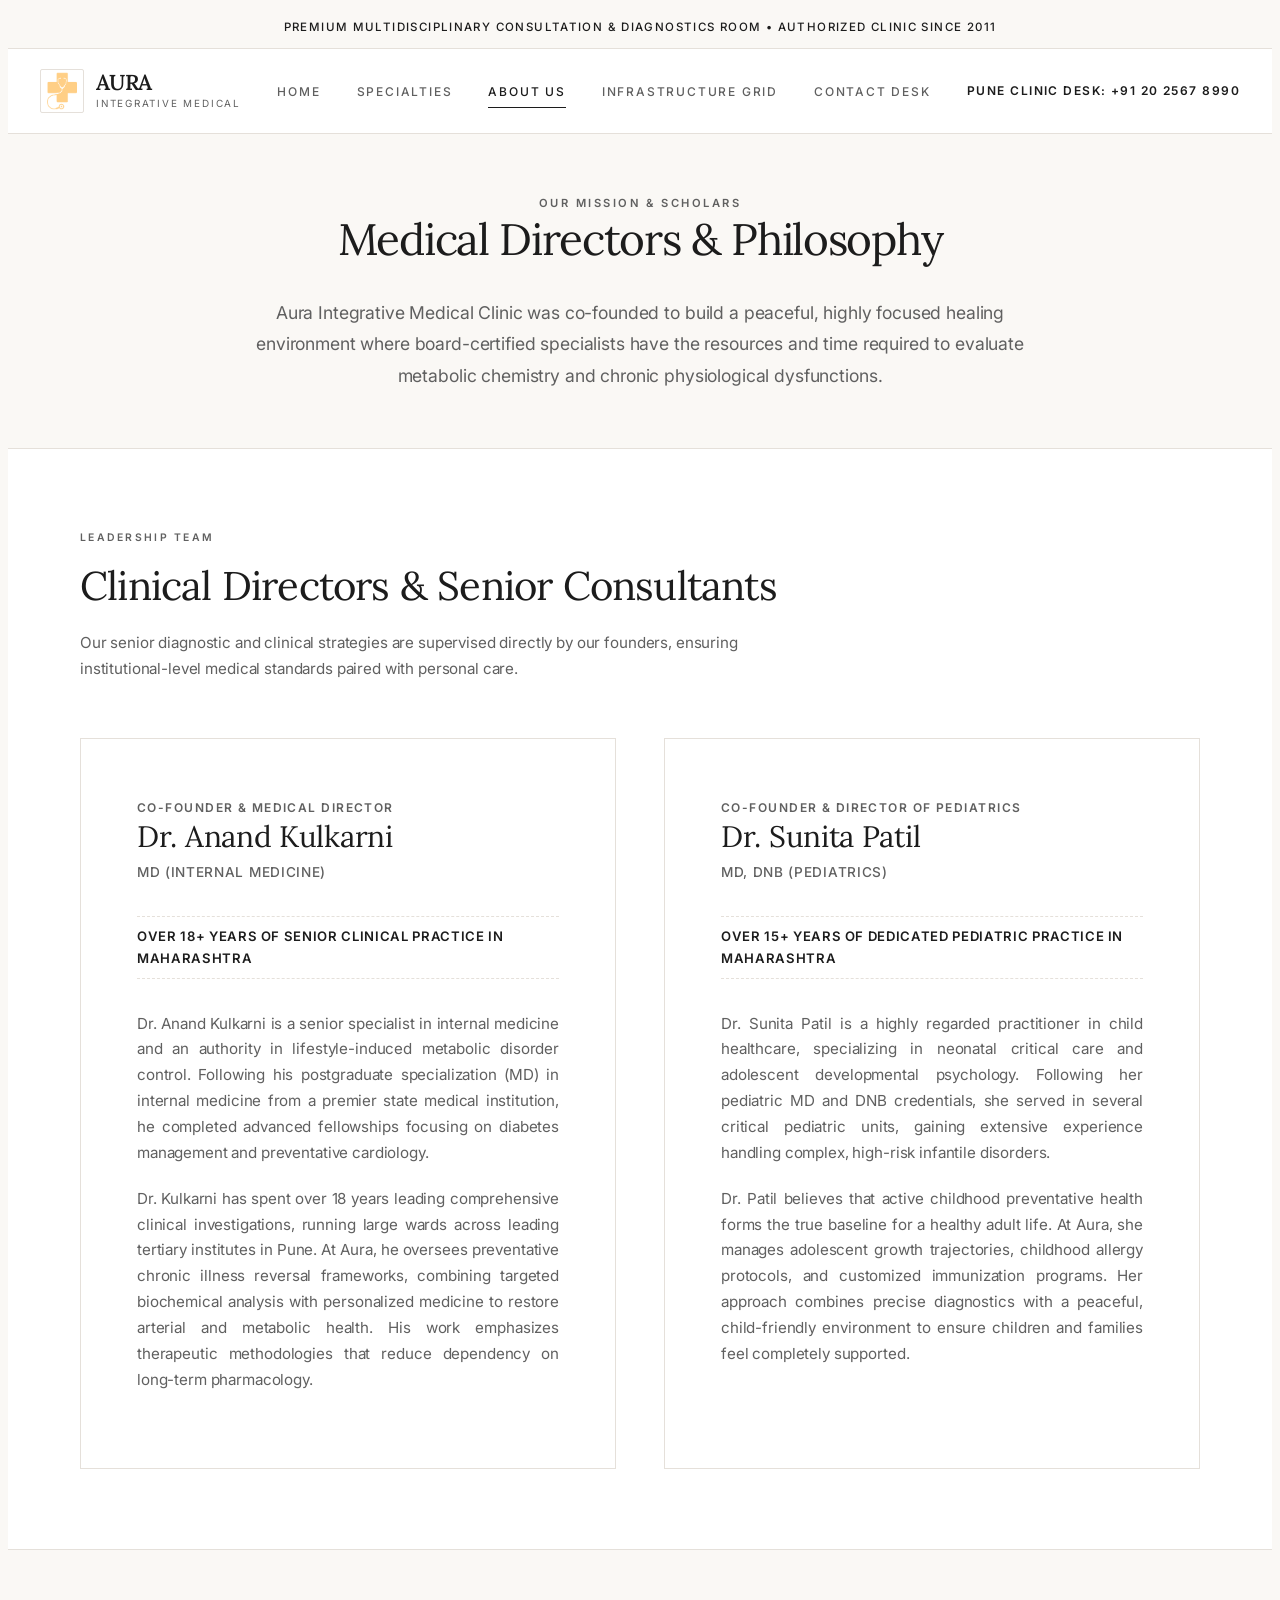
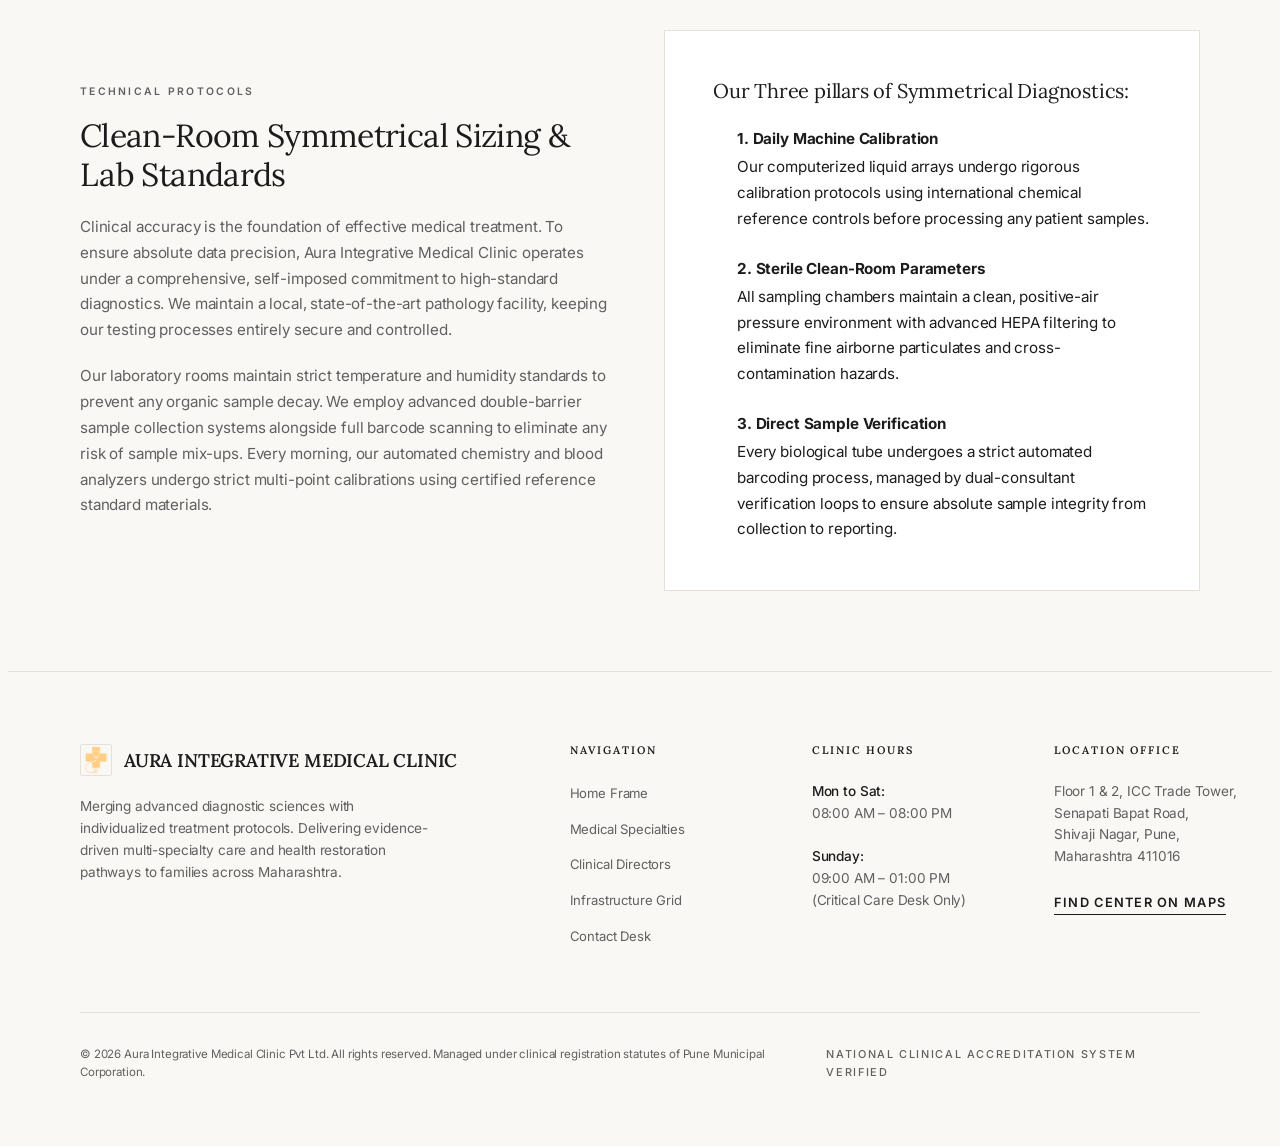
<file: about.html>
<!doctype html>
<html lang="en">
  <head>
    <meta charset="UTF-8" />
    <meta name="viewport" content="width=device-width, initial-scale=1.0" />
    <title>About Us | Aura Integrative Medical Clinic Pune</title>
    <link rel="icon" type="image/png" href="logo.png" />
    <link rel="stylesheet" href="style.css" />
  </head>
  <body>
    <!-- Top Bar Notice -->
    <div class="nav-top-banner">
      Premium Multidisciplinary Consultation & Diagnostics Room • Authorized Clinic Since 2011
    </div>

    <!-- Header & Navigation -->
    <header class="border-bottom">
      <div class="container navbar">
        <a href="index.html" class="navbar-brand">
          <img src="logo.png" class="brand-logo" alt="Aura Logo" />
          <div class="brand-text-wrapper">
            <span class="brand-title">AURA</span>
            <span class="brand-subtitle">INTEGRATIVE MEDICAL</span>
          </div>
        </a>

        <nav>
          <ul class="nav-menu">
            <li><a href="index.html" class="nav-link">Home</a></li>
            <li><a href="specialties.html" class="nav-link">Specialties</a></li>
            <li><a href="about.html" class="nav-link active">About Us</a></li>
            <li><a href="gallery.html" class="nav-link">Infrastructure Grid</a></li>
            <li><a href="contact.html" class="nav-link">Contact Desk</a></li>
          </ul>
        </nav>

        <div class="nav-contact-desk">
          Pune Clinic Desk: <span style="font-weight: 600;">+91 20 2567 8990</span>
        </div>

        <button class="mobile-nav-toggle" id="mobileNavToggle" aria-expanded="false" aria-label="Toggle navigation">
          <svg style="width: 24px; height: 24px;" fill="none" stroke="currentColor" viewBox="0 0 24 24" xmlns="http://www.w3.org/2000/svg">
            <path stroke-linecap="round" stroke-linejoin="round" stroke-width="1.5" d="M4 6h16M4 12h16M4 18h16"></path>
          </svg>
        </button>
      </div>

      <!-- Mobile Menu Drawer -->
      <div class="mobile-menu-drawer" id="mobileDrawer">
        <ul class="mobile-nav-menu">
          <li><a href="index.html" class="mobile-nav-link">Home</a></li>
          <li><a href="specialties.html" class="mobile-nav-link">Specialties</a></li>
          <li><a href="about.html" class="mobile-nav-link active">About Us</a></li>
          <li><a href="gallery.html" class="mobile-nav-link">Infrastructure Grid</a></li>
          <li><a href="contact.html" class="mobile-nav-link">Contact Desk</a></li>
        </ul>
        <div style="margin-top: 2rem; padding-top: 1.5rem; border-top: 1px solid var(--color-line); font-size: 0.85rem;">
          Pune Desk: +91 20 2567 8990
        </div>
      </div>
    </header>

    <main>
      <!-- Page Header Banner -->
      <section class="bg-sand border-bottom half-pad-section">
        <div class="container hero-wrapper">
          <span class="hero-overhead">Our Mission &amp; Scholars</span>
          <h1 class="hero-title" style="font-size: 2.75rem;">Medical Directors &amp; Philosophy</h1>
          <p class="lead" style="margin-bottom: 0;">
            Aura Integrative Medical Clinic was co-founded to build a peaceful, highly focused healing environment where board-certified specialists have the resources and time required to evaluate metabolic chemistry and chronic physiological dysfunctions.
          </p>
        </div>
      </section>

      <!-- Directors Profile Column Grid -->
      <section class="border-bottom">
        <div class="container">
          <div class="section-header">
            <span class="section-overhead">Leadership Team</span>
            <h2 class="section-title">Clinical Directors &amp; Senior Consultants</h2>
            <p>Our senior diagnostic and clinical strategies are supervised directly by our founders, ensuring institutional-level medical standards paired with personal care.</p>
          </div>

          <div class="grid-2">
            <!-- Profile 1 -->
            <div class="profile-card">
              <span class="profile-role">CO-FOUNDER &amp; MEDICAL DIRECTOR</span>
              <h3 class="profile-name">Dr. Anand Kulkarni</h3>
              <div class="profile-credentials">MD (Internal Medicine)</div>
              
              <div class="profile-experience">
                Over 18+ Years of Senior Clinical Practice in Maharashtra
              </div>

              <div class="profile-bio">
                <p>
                  Dr. Anand Kulkarni is a senior specialist in internal medicine and an authority in lifestyle-induced metabolic disorder control. Following his postgraduate specialization (MD) in internal medicine from a premier state medical institution, he completed advanced fellowships focusing on diabetes management and preventative cardiology.
                </p>
                <p>
                  Dr. Kulkarni has spent over 18 years leading comprehensive clinical investigations, running large wards across leading tertiary institutes in Pune. At Aura, he oversees preventative chronic illness reversal frameworks, combining targeted biochemical analysis with personalized medicine to restore arterial and metabolic health. His work emphasizes therapeutic methodologies that reduce dependency on long-term pharmacology.
                </p>
              </div>
            </div>

            <!-- Profile 2 -->
            <div class="profile-card">
              <span class="profile-role">CO-FOUNDER &amp; DIRECTOR OF PEDIATRICS</span>
              <h3 class="profile-name">Dr. Sunita Patil</h3>
              <div class="profile-credentials">MD, DNB (Pediatrics)</div>
              
              <div class="profile-experience">
                Over 15+ Years of Dedicated Pediatric Practice in Maharashtra
              </div>

              <div class="profile-bio">
                <p>
                  Dr. Sunita Patil is a highly regarded practitioner in child healthcare, specializing in neonatal critical care and adolescent developmental psychology. Following her pediatric MD and DNB credentials, she served in several critical pediatric units, gaining extensive experience handling complex, high-risk infantile disorders.
                </p>
                <p>
                  Dr. Patil believes that active childhood preventative health forms the true baseline for a healthy adult life. At Aura, she manages adolescent growth trajectories, childhood allergy protocols, and customized immunization programs. Her approach combines precise diagnostics with a peaceful, child-friendly environment to ensure children and families feel completely supported.
                </p>
              </div>
            </div>
          </div>
        </div>
      </section>

      <!-- Laboratory Standards Statement -->
      <section class="bg-sand">
        <div class="container">
          <div class="grid-2" style="align-items: center;">
            <div>
              <span class="section-overhead">Technical Protocols</span>
              <h2 class="section-title" style="font-size: 2rem;">Clean-Room Symmetrical Sizing &amp; Lab Standards</h2>
              <p>
                Clinical accuracy is the foundation of effective medical treatment. To ensure absolute data precision, Aura Integrative Medical Clinic operates under a comprehensive, self-imposed commitment to high-standard diagnostics. We maintain a local, state-of-the-art pathology facility, keeping our testing processes entirely secure and controlled.
              </p>
              <p>
                Our laboratory rooms maintain strict temperature and humidity standards to prevent any organic sample decay. We employ advanced double-barrier sample collection systems alongside full barcode scanning to eliminate any risk of sample mix-ups. Every morning, our automated chemistry and blood analyzers undergo strict multi-point calibrations using certified reference standard materials.
              </p>
            </div>

            <div class="border-all" style="padding: 3rem; background-color: var(--bg-white);">
              <h3 style="margin-bottom: 1.5rem; font-size: 1.25rem;">Our Three pillars of Symmetrical Diagnostics:</h3>
              <ul style="list-style: none; display: flex; flex-direction: column; gap: 1.5rem;">
                <li style="padding-left: 1.5rem; position: relative; font-size: 0.95rem;">
                  <strong style="display: block; color: var(--color-charcoal); margin-bottom: 2px;">1. Daily Machine Calibration</strong>
                  Our computerized liquid arrays undergo rigorous calibration protocols using international chemical reference controls before processing any patient samples.
                </li>
                <li style="padding-left: 1.5rem; position: relative; font-size: 0.95rem;">
                  <strong style="display: block; color: var(--color-charcoal); margin-bottom: 2px;">2. Sterile Clean-Room Parameters</strong>
                  All sampling chambers maintain a clean, positive-air pressure environment with advanced HEPA filtering to eliminate fine airborne particulates and cross-contamination hazards.
                </li>
                <li style="padding-left: 1.5rem; position: relative; font-size: 0.95rem;">
                  <strong style="display: block; color: var(--color-charcoal); margin-bottom: 2px;">3. Direct Sample Verification</strong>
                  Every biological tube undergoes a strict automated barcoding process, managed by dual-consultant verification loops to ensure absolute sample integrity from collection to reporting.
                </li>
              </ul>
            </div>
          </div>
        </div>
      </section>
    </main>

    <!-- Universal Page Footer -->
    <footer>
      <div class="container">
        <div class="footer-main-grid">
          <div class="footer-brand">
            <div class="footer-logo-title">
              <img src="logo.png" alt="Aura Logo Footer" />
              <h3>AURA INTEGRATIVE MEDICAL CLINIC</h3>
            </div>
            <p class="footer-brand-desc">
              Merging advanced diagnostic sciences with individualized treatment protocols. Delivering evidence-driven multi-specialty care and health restoration pathways to families across Maharashtra.
            </p>
          </div>

          <div class="footer-details-grid">
            <div>
              <h4 class="footer-col-title">Navigation</h4>
              <ul class="footer-links">
                <li><a href="index.html" class="footer-link">Home Frame</a></li>
                <li><a href="specialties.html" class="footer-link">Medical Specialties</a></li>
                <li><a href="about.html" class="footer-link">Clinical Directors</a></li>
                <li><a href="gallery.html" class="footer-link">Infrastructure Grid</a></li>
                <li><a href="contact.html" class="footer-link">Contact Desk</a></li>
              </ul>
            </div>

            <div>
              <h4 class="footer-col-title">Clinic Hours</h4>
              <p class="footer-text" style="font-size: 0.85rem; margin-bottom: 0;">
                <span style="font-weight: 500; color: var(--color-charcoal);">Mon to Sat:</span><br>
                08:00 AM – 08:00 PM<br><br>
                <span style="font-weight: 500; color: var(--color-charcoal);">Sunday:</span><br>
                09:00 AM – 01:00 PM<br>
                (Critical Care Desk Only)
              </p>
            </div>

            <div>
              <h4 class="footer-col-title">Location Office</h4>
              <p class="footer-text" style="font-size: 0.85rem; margin-bottom: 0.5rem;">
                Floor 1 &amp; 2, ICC Trade Tower,<br>
                Senapati Bapat Road,<br>
                Shivaji Nagar, Pune,<br>
                Maharashtra 411016
              </p>
              <a href="contact.html" class="maps-link">Find Center On Maps</a>
            </div>
          </div>
        </div>

        <div class="footer-copyright-row">
          <div class="footer-copyright-text">
            © 2026 Aura Integrative Medical Clinic Pvt Ltd. All rights reserved. Managed under clinical registration statutes of Pune Municipal Corporation.
          </div>
          <div class="footer-national-tag">
            National Clinical Accreditation System Verified
          </div>
        </div>
      </div>
    </footer>

    <!-- Scripts -->
    <script type="module" src="main.js"></script>
  </body>
</html>
</file>
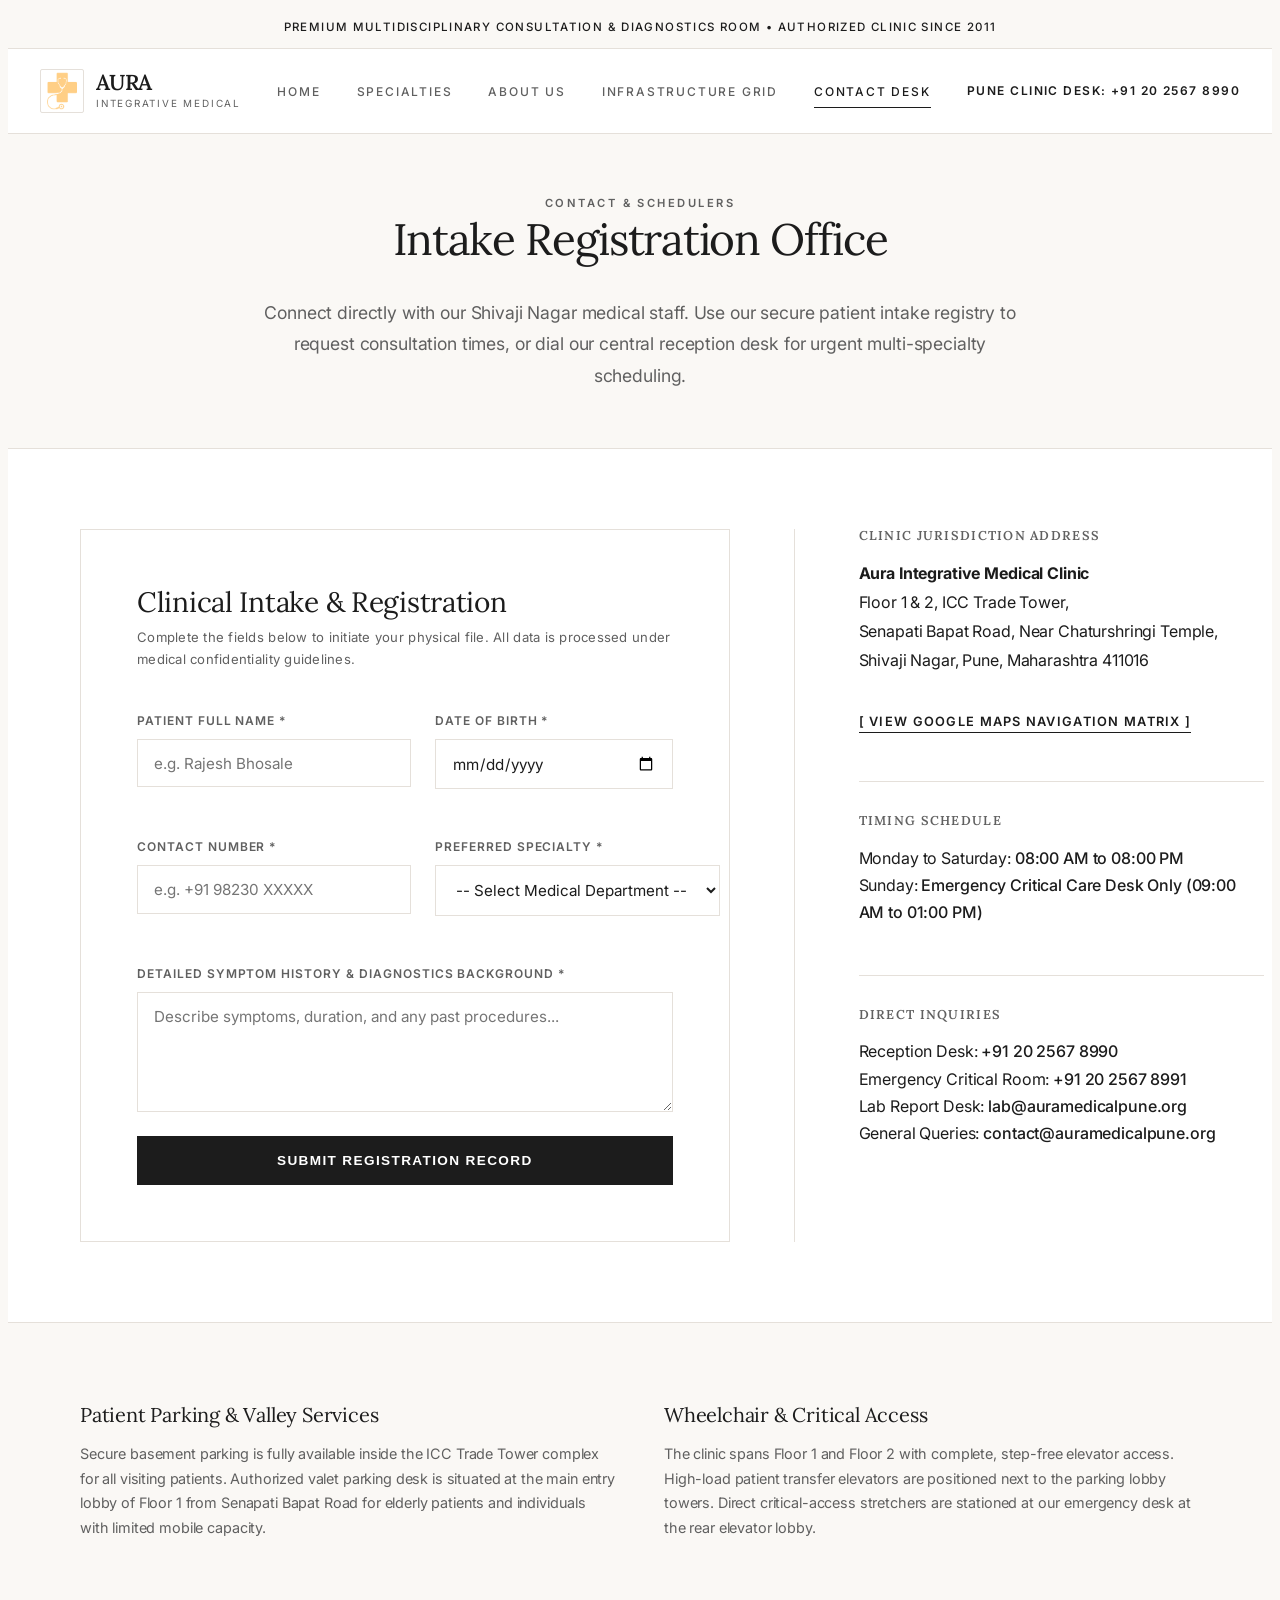
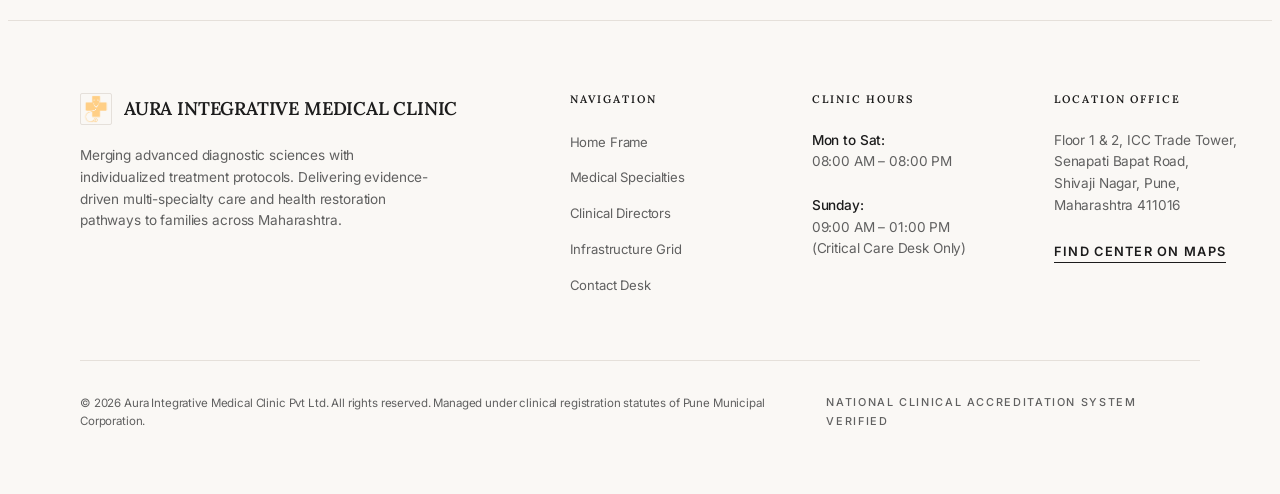
<file: contact.html>
<!doctype html>
<html lang="en">
  <head>
    <meta charset="UTF-8" />
    <meta name="viewport" content="width=device-width, initial-scale=1.0" />
    <title>Contact Desk &amp; Intake | Aura Integrative Medical Clinic Pune</title>
    <link rel="icon" type="image/png" href="logo.png" />
    <link rel="stylesheet" href="style.css" />
  </head>
  <body>
    <!-- Top Bar Notice -->
    <div class="nav-top-banner">
      Premium Multidisciplinary Consultation & Diagnostics Room • Authorized Clinic Since 2011
    </div>

    <!-- Header & Navigation -->
    <header class="border-bottom">
      <div class="container navbar">
        <a href="index.html" class="navbar-brand">
          <img src="logo.png" class="brand-logo" alt="Aura Logo" />
          <div class="brand-text-wrapper">
            <span class="brand-title">AURA</span>
            <span class="brand-subtitle">INTEGRATIVE MEDICAL</span>
          </div>
        </a>

        <nav>
          <ul class="nav-menu">
            <li><a href="index" class="nav-link">Home</a></li>
            <li><a href="specialties" class="nav-link">Specialties</a></li>
            <li><a href="about" class="nav-link">About Us</a></li>
            <li><a href="gallery" class="nav-link">Infrastructure Grid</a></li>
            <li><a href="contact" class="nav-link active">Contact Desk</a></li>
          </ul>
        </nav>

        <div class="nav-contact-desk">
          Pune Clinic Desk: <span style="font-weight: 600;">+91 20 2567 8990</span>
        </div>

        <button class="mobile-nav-toggle" id="mobileNavToggle" aria-expanded="false" aria-label="Toggle navigation">
          <svg style="width: 24px; height: 24px;" fill="none" stroke="currentColor" viewBox="0 0 24 24" xmlns="http://www.w3.org/2000/svg">
            <path stroke-linecap="round" stroke-linejoin="round" stroke-width="1.5" d="M4 6h16M4 12h16M4 18h16"></path>
          </svg>
        </button>
      </div>

      <!-- Mobile Menu Drawer -->
      <div class="mobile-menu-drawer" id="mobileDrawer">
        <ul class="mobile-nav-menu">
          <li><a href="index.html" class="mobile-nav-link">Home</a></li>
          <li><a href="specialties.html" class="mobile-nav-link">Specialties</a></li>
          <li><a href="about.html" class="mobile-nav-link">About Us</a></li>
          <li><a href="gallery.html" class="mobile-nav-link">Infrastructure Grid</a></li>
          <li><a href="contact.html" class="mobile-nav-link active">Contact Desk</a></li>
        </ul>
        <div style="margin-top: 2rem; padding-top: 1.5rem; border-top: 1px solid var(--color-line); font-size: 0.85rem;">
          Pune Desk: +91 20 2567 8990
        </div>
      </div>
    </header>

    <main>
      <!-- Page Header Banner -->
      <section class="bg-sand border-bottom half-pad-section">
        <div class="container hero-wrapper">
          <span class="hero-overhead">Contact &amp; Schedulers</span>
          <h1 class="hero-title" style="font-size: 2.75rem;">Intake Registration Office</h1>
          <p class="lead" style="margin-bottom: 0;">
            Connect directly with our Shivaji Nagar medical staff. Use our secure patient intake registry to request consultation times, or dial our central reception desk for urgent multi-specialty scheduling.
          </p>
        </div>
      </section>

      <!-- Contact Main Split Section -->
      <section>
        <div class="container">
          <div class="grid-2" style="grid-template-columns: 58% 42%; gap: 4rem;">
            <!-- Intake Form Block -->
            <div>
              <form id="clinicalIntakeForm" class="form-fieldset" novalidate>
                <h2 class="form-title">Clinical Intake &amp; Registration</h2>
                <p class="form-subtitle">Complete the fields below to initiate your physical file. All data is processed under medical confidentiality guidelines.</p>

                <div class="form-group-grid">
                  <div class="form-group">
                    <label class="form-label" for="patientName">Patient Full Name *</label>
                    <input type="text" id="patientName" class="form-control" placeholder="e.g. Rajesh Bhosale" required />
                  </div>
                  <div class="form-group">
                    <label class="form-label" for="patientDob">Date of Birth *</label>
                    <input type="date" id="patientDob" class="form-control" required />
                  </div>
                </div>

                <div class="form-group-grid">
                  <div class="form-group">
                    <label class="form-label" for="patientPhone">Contact Number *</label>
                    <input type="tel" id="patientPhone" class="form-control" placeholder="e.g. +91 98230 XXXXX" required />
                  </div>
                  <div class="form-group">
                    <label class="form-label" for="patientSpecialty">Preferred Specialty *</label>
                    <select id="patientSpecialty" class="form-control" required>
                      <option value="">-- Select Medical Department --</option>
                      <option value="Internal Medicine">Internal Medicine &amp; Metabolics</option>
                      <option value="Preventative Cardiology">Preventative Cardiology</option>
                      <option value="Advanced Pediatrics">Advanced Pediatrics</option>
                      <option value="Diagnostic Pathology">Diagnostic Pathology &amp; Lab</option>
                    </select>
                  </div>
                </div>

                <div class="form-group">
                  <label class="form-label" for="patientSymptoms">Detailed Symptom History &amp; Diagnostics Background *</label>
                  <textarea id="patientSymptoms" class="form-control" placeholder="Describe symptoms, duration, and any past procedures..." required></textarea>
                </div>

                <button type="submit" class="btn-submit">Submit Registration Record</button>

                <!-- Feedback Message Alert Box -->
                <div id="formAlert" class="form-message"></div>
              </form>
            </div>

            <!-- Contact Location Sidebar -->
            <div class="contact-sidebar">
              <!-- Block 1: Address Details -->
              <div class="sidebar-block">
                <h3 class="sidebar-title">Clinic Jurisdiction Address</h3>
                <p class="sidebar-content" style="line-height: 1.8;">
                  <strong>Aura Integrative Medical Clinic</strong><br>
                  Floor 1 &amp; 2, ICC Trade Tower,<br>
                  Senapati Bapat Road, Near Chaturshringi Temple,<br>
                  Shivaji Nagar, Pune, Maharashtra 411016
                </p>
                <div style="margin-top: 1rem;">
                  <a href="https://maps.google.com" target="_blank" class="maps-link" style="font-weight: 600;">
                    [ View Google Maps Navigation Matrix ]
                  </a>
                </div>
              </div>

              <!-- Block 2: Hours -->
              <div class="sidebar-block" style="border-top: 1px solid var(--color-line); padding-top: 2rem;">
                <h3 class="sidebar-title">Timing Schedule</h3>
                <p class="sidebar-content">
                  Monday to Saturday: <span style="font-weight: 500;">08:00 AM to 08:00 PM</span><br>
                  Sunday: <span style="font-weight: 500;">Emergency Critical Care Desk Only (09:00 AM to 01:00 PM)</span>
                </p>
              </div>

              <!-- Block 3: Direct Lines -->
              <div class="sidebar-block" style="border-top: 1px solid var(--color-line); padding-top: 2rem;">
                <h3 class="sidebar-title">Direct Inquiries</h3>
                <p class="sidebar-content">
                  Reception Desk: <span style="font-weight: 500;">+91 20 2567 8990</span><br>
                  Emergency Critical Room: <span style="font-weight: 500;">+91 20 2567 8991</span><br>
                  Lab Report Desk: <span style="font-weight: 500;">lab@auramedicalpune.org</span><br>
                  General Queries: <span style="font-weight: 500;">contact@auramedicalpune.org</span>
                </p>
              </div>
            </div>
          </div>
        </div>
      </section>

      <!-- Parking & Travel Notice -->
      <section class="bg-sand border-top">
        <div class="container">
          <div class="grid-2">
            <div>
              <h3 style="font-size: 1.25rem; margin-bottom: 1rem;">Patient Parking &amp; Valley Services</h3>
              <p style="font-size: 0.9rem; margin-bottom: 0;">
                Secure basement parking is fully available inside the ICC Trade Tower complex for all visiting patients. Authorized valet parking desk is situated at the main entry lobby of Floor 1 from Senapati Bapat Road for elderly patients and individuals with limited mobile capacity.
              </p>
            </div>
            <div>
              <h3 style="font-size: 1.25rem; margin-bottom: 1rem;">Wheelchair &amp; Critical Access</h3>
              <p style="font-size: 0.9rem; margin-bottom: 0;">
                The clinic spans Floor 1 and Floor 2 with complete, step-free elevator access. High-load patient transfer elevators are positioned next to the parking lobby towers. Direct critical-access stretchers are stationed at our emergency desk at the rear elevator lobby.
              </p>
            </div>
          </div>
        </div>
      </section>
    </main>

    <!-- Universal Page Footer -->
    <footer>
      <div class="container">
        <div class="footer-main-grid">
          <div class="footer-brand">
            <div class="footer-logo-title">
              <img src="logo.png" alt="Aura Logo Footer" />
              <h3>AURA INTEGRATIVE MEDICAL CLINIC</h3>
            </div>
            <p class="footer-brand-desc">
              Merging advanced diagnostic sciences with individualized treatment protocols. Delivering evidence-driven multi-specialty care and health restoration pathways to families across Maharashtra.
            </p>
          </div>

          <div class="footer-details-grid">
            <div>
              <h4 class="footer-col-title">Navigation</h4>
              <ul class="footer-links">
                <li><a href="index.html" class="footer-link">Home Frame</a></li>
                <li><a href="specialties.html" class="footer-link">Medical Specialties</a></li>
                <li><a href="about.html" class="footer-link">Clinical Directors</a></li>
                <li><a href="gallery.html" class="footer-link">Infrastructure Grid</a></li>
                <li><a href="contact.html" class="footer-link">Contact Desk</a></li>
              </ul>
            </div>

            <div>
              <h4 class="footer-col-title">Clinic Hours</h4>
              <p class="footer-text" style="font-size: 0.85rem; margin-bottom: 0;">
                <span style="font-weight: 500; color: var(--color-charcoal);">Mon to Sat:</span><br>
                08:00 AM – 08:00 PM<br><br>
                <span style="font-weight: 500; color: var(--color-charcoal);">Sunday:</span><br>
                09:00 AM – 01:00 PM<br>
                (Critical Care Desk Only)
              </p>
            </div>

            <div>
              <h4 class="footer-col-title">Location Office</h4>
              <p class="footer-text" style="font-size: 0.85rem; margin-bottom: 0.5rem;">
                Floor 1 &amp; 2, ICC Trade Tower,<br>
                Senapati Bapat Road,<br>
                Shivaji Nagar, Pune,<br>
                Maharashtra 411016
              </p>
              <a href="contact.html" class="maps-link">Find Center On Maps</a>
            </div>
          </div>
        </div>

        <div class="footer-copyright-row">
          <div class="footer-copyright-text">
            © 2026 Aura Integrative Medical Clinic Pvt Ltd. All rights reserved. Managed under clinical registration statutes of Pune Municipal Corporation.
          </div>
          <div class="footer-national-tag">
            National Clinical Accreditation System Verified
          </div>
        </div>
      </div>
    </footer>

    <!-- Scripts -->
    <script type="module" src="main.js"></script>
  </body>
</html>
</file>
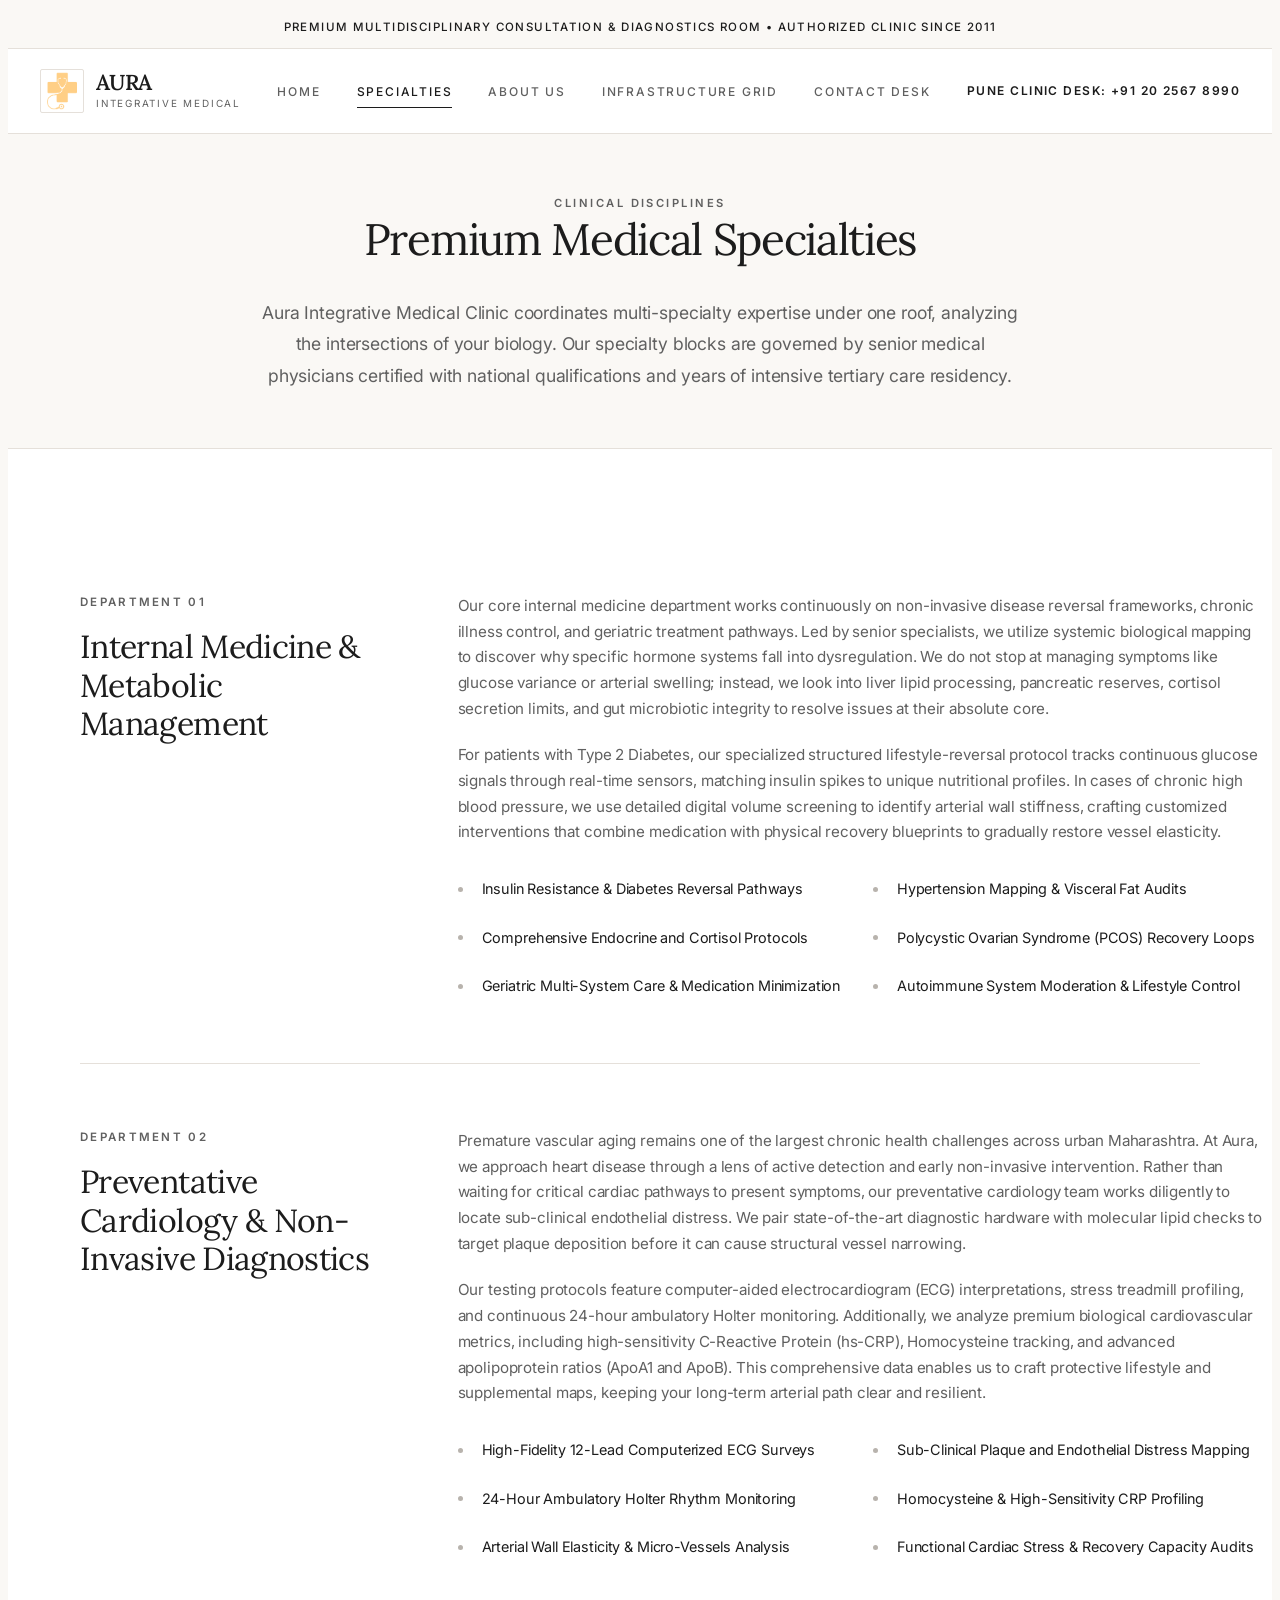
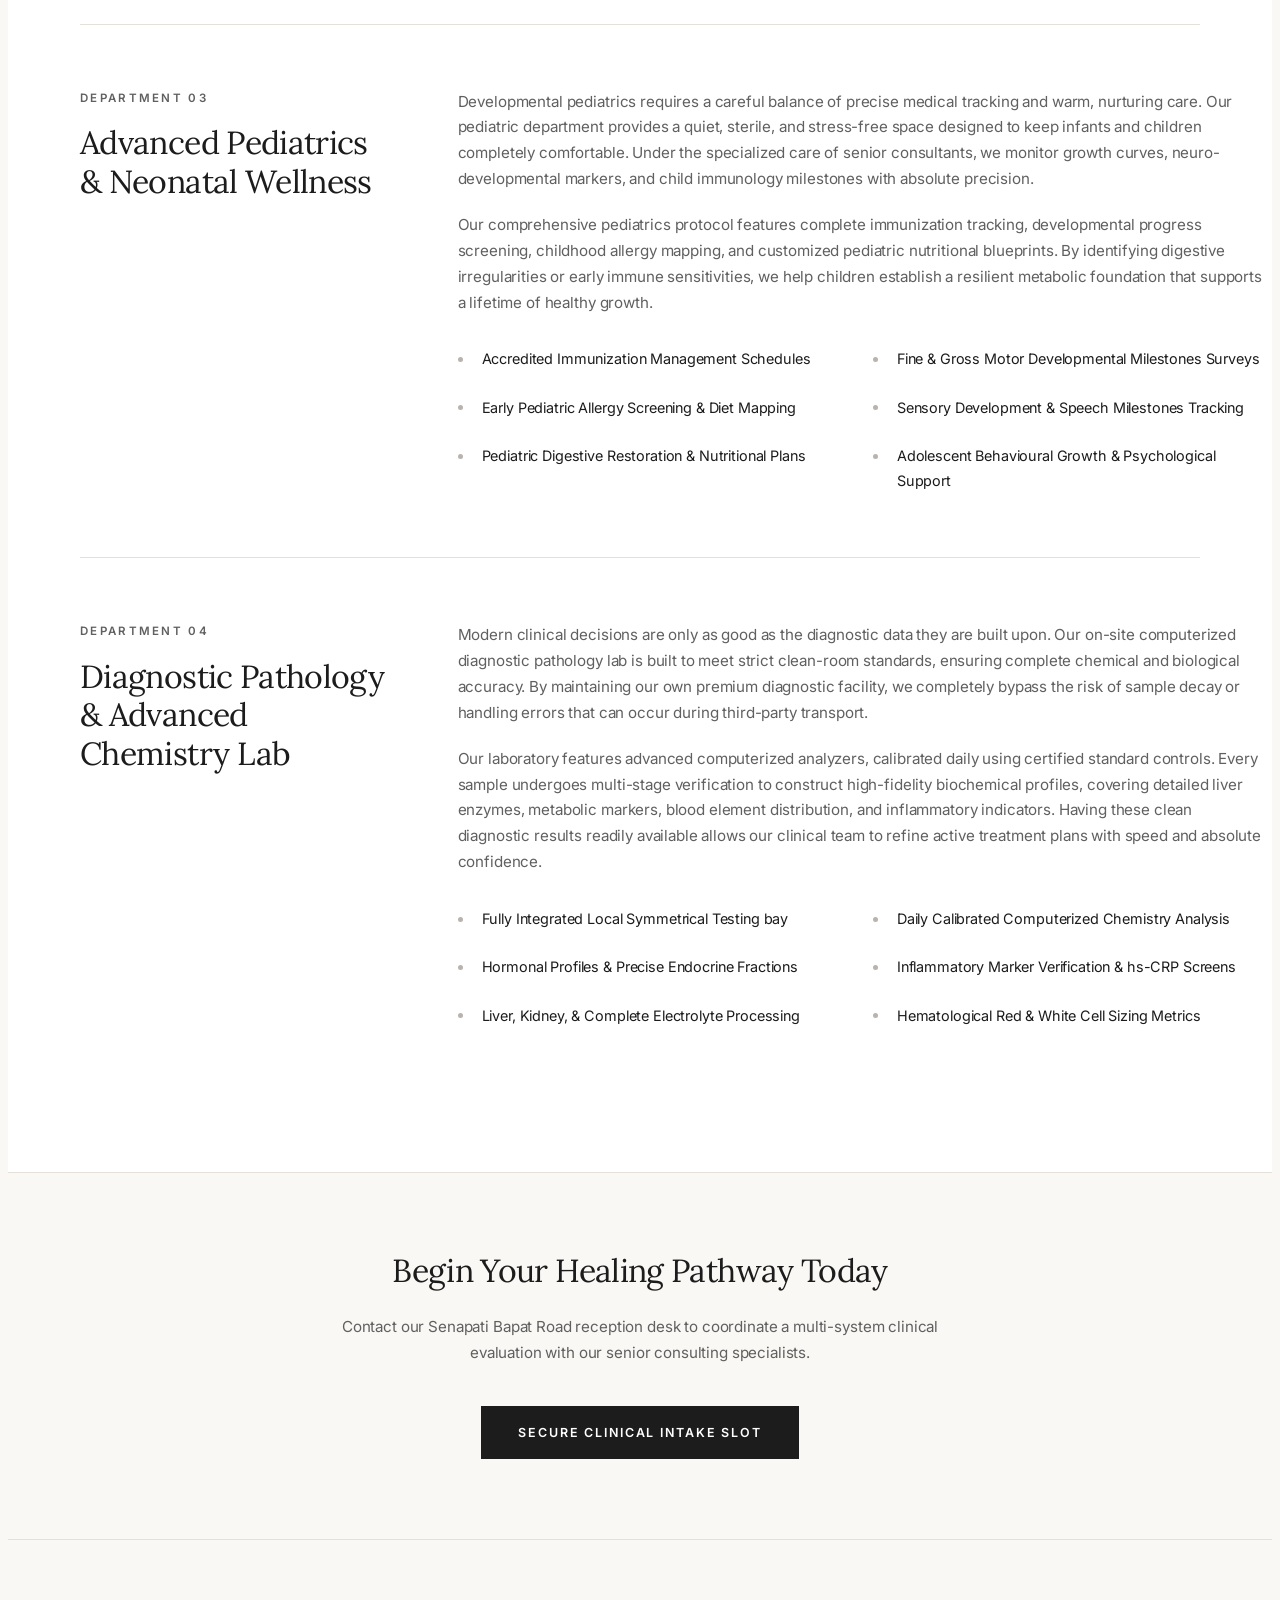
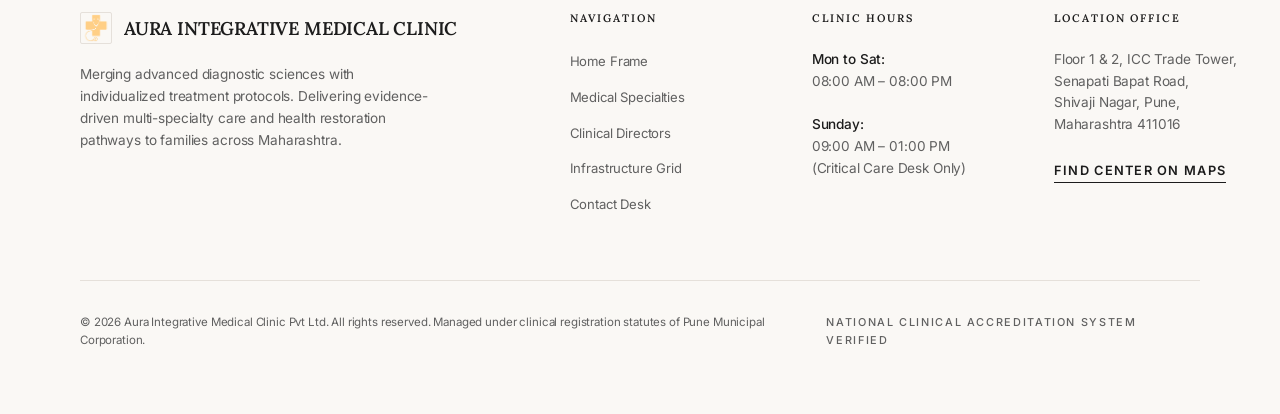
<file: specialties.html>
<!doctype html>
<html lang="en">
  <head>
    <meta charset="UTF-8" />
    <meta name="viewport" content="width=device-width, initial-scale=1.0" />
    <title>Medical Specialties | Aura Integrative Medical Clinic Pune</title>
    <link rel="icon" type="image/png" href="logo.png" />
    <link rel="stylesheet" href="style.css" />
  </head>
  <body>
    <!-- Top Bar Notice -->
    <div class="nav-top-banner">
      Premium Multidisciplinary Consultation & Diagnostics Room • Authorized Clinic Since 2011
    </div>

    <!-- Header & Navigation -->
    <header class="border-bottom">
      <div class="container navbar">
        <a href="index.html" class="navbar-brand">
          <img src="logo.png" class="brand-logo" alt="Aura Logo" />
          <div class="brand-text-wrapper">
            <span class="brand-title">AURA</span>
            <span class="brand-subtitle">INTEGRATIVE MEDICAL</span>
          </div>
        </a>

        <nav>
          <ul class="nav-menu">
            <li><a href="index.html" class="nav-link">Home</a></li>
            <li><a href="specialties.html" class="nav-link active">Specialties</a></li>
            <li><a href="about.html" class="nav-link">About Us</a></li>
            <li><a href="gallery.html" class="nav-link">Infrastructure Grid</a></li>
            <li><a href="contact.html" class="nav-link">Contact Desk</a></li>
          </ul>
        </nav>

        <div class="nav-contact-desk">
          Pune Clinic Desk: <span style="font-weight: 600;">+91 20 2567 8990</span>
        </div>

        <button class="mobile-nav-toggle" id="mobileNavToggle" aria-expanded="false" aria-label="Toggle navigation">
          <svg style="width: 24px; height: 24px;" fill="none" stroke="currentColor" viewBox="0 0 24 24" xmlns="http://www.w3.org/2000/svg">
            <path stroke-linecap="round" stroke-linejoin="round" stroke-width="1.5" d="M4 6h16M4 12h16M4 18h16"></path>
          </svg>
        </button>
      </div>

      <!-- Mobile Menu Drawer -->
      <div class="mobile-menu-drawer" id="mobileDrawer">
        <ul class="mobile-nav-menu">
          <li><a href="index.html" class="mobile-nav-link">Home</a></li>
          <li><a href="specialties.html" class="mobile-nav-link active">Specialties</a></li>
          <li><a href="about.html" class="mobile-nav-link">About Us</a></li>
          <li><a href="gallery.html" class="mobile-nav-link">Infrastructure Grid</a></li>
          <li><a href="contact.html" class="mobile-nav-link">Contact Desk</a></li>
        </ul>
        <div style="margin-top: 2rem; padding-top: 1.5rem; border-top: 1px solid var(--color-line); font-size: 0.85rem;">
          Pune Desk: +91 20 2567 8990
        </div>
      </div>
    </header>

    <main>
      <!-- Page Header Banner -->
      <section class="bg-sand border-bottom half-pad-section">
        <div class="container hero-wrapper">
          <span class="hero-overhead">Clinical Disciplines</span>
          <h1 class="hero-title" style="font-size: 2.75rem;">Premium Medical Specialties</h1>
          <p class="lead" style="margin-bottom: 0;">
            Aura Integrative Medical Clinic coordinates multi-specialty expertise under one roof, analyzing the intersections of your biology. Our specialty blocks are governed by senior medical physicians certified with national qualifications and years of intensive tertiary care residency.
          </p>
        </div>
      </section>

      <!-- Deep-Dive Specialties section -->
      <section>
        <div class="container">
          <!-- Department 1 -->
          <div class="specialty-detail-block">
            <div class="specialty-header-box">
              <span class="specialty-dept-no">DEPARTMENT 01</span>
              <h2 class="specialty-title-main">Internal Medicine &amp; Metabolic Management</h2>
            </div>
            <div class="specialty-detail-text">
              <p>
                Our core internal medicine department works continuously on non-invasive disease reversal frameworks, chronic illness control, and geriatric treatment pathways. Led by senior specialists, we utilize systemic biological mapping to discover why specific hormone systems fall into dysregulation. We do not stop at managing symptoms like glucose variance or arterial swelling; instead, we look into liver lipid processing, pancreatic reserves, cortisol secretion limits, and gut microbiotic integrity to resolve issues at their absolute core.
              </p>
              <p>
                For patients with Type 2 Diabetes, our specialized structured lifestyle-reversal protocol tracks continuous glucose signals through real-time sensors, matching insulin spikes to unique nutritional profiles. In cases of chronic high blood pressure, we use detailed digital volume screening to identify arterial wall stiffness, crafting customized interventions that combine medication with physical recovery blueprints to gradually restore vessel elasticity.
              </p>
              <ul>
                <li>Insulin Resistance &amp; Diabetes Reversal Pathways</li>
                <li>Hypertension Mapping &amp; Visceral Fat Audits</li>
                <li>Comprehensive Endocrine and Cortisol Protocols</li>
                <li>Polycystic Ovarian Syndrome (PCOS) Recovery Loops</li>
                <li>Geriatric Multi-System Care &amp; Medication Minimization</li>
                <li>Autoimmune System Moderation &amp; Lifestyle Control</li>
              </ul>
            </div>
          </div>

          <!-- Department 2 -->
          <div class="specialty-detail-block">
            <div class="specialty-header-box">
              <span class="specialty-dept-no">DEPARTMENT 02</span>
              <h2 class="specialty-title-main">Preventative Cardiology &amp; Non-Invasive Diagnostics</h2>
            </div>
            <div class="specialty-detail-text">
              <p>
                Premature vascular aging remains one of the largest chronic health challenges across urban Maharashtra. At Aura, we approach heart disease through a lens of active detection and early non-invasive intervention. Rather than waiting for critical cardiac pathways to present symptoms, our preventative cardiology team works diligently to locate sub-clinical endothelial distress. We pair state-of-the-art diagnostic hardware with molecular lipid checks to target plaque deposition before it can cause structural vessel narrowing.
              </p>
              <p>
                Our testing protocols feature computer-aided electrocardiogram (ECG) interpretations, stress treadmill profiling, and continuous 24-hour ambulatory Holter monitoring. Additionally, we analyze premium biological cardiovascular metrics, including high-sensitivity C-Reactive Protein (hs-CRP), Homocysteine tracking, and advanced apolipoprotein ratios (ApoA1 and ApoB). This comprehensive data enables us to craft protective lifestyle and supplemental maps, keeping your long-term arterial path clear and resilient.
              </p>
              <ul>
                <li>High-Fidelity 12-Lead Computerized ECG Surveys</li>
                <li>Sub-Clinical Plaque and Endothelial Distress Mapping</li>
                <li>24-Hour Ambulatory Holter Rhythm Monitoring</li>
                <li>Homocysteine &amp; High-Sensitivity CRP Profiling</li>
                <li>Arterial Wall Elasticity &amp; Micro-Vessels Analysis</li>
                <li>Functional Cardiac Stress &amp; Recovery Capacity Audits</li>
              </ul>
            </div>
          </div>

          <!-- Department 3 -->
          <div class="specialty-detail-block">
            <div class="specialty-header-box">
              <span class="specialty-dept-no">DEPARTMENT 03</span>
              <h2 class="specialty-title-main">Advanced Pediatrics &amp; Neonatal Wellness</h2>
            </div>
            <div class="specialty-detail-text">
              <p>
                Developmental pediatrics requires a careful balance of precise medical tracking and warm, nurturing care. Our pediatric department provides a quiet, sterile, and stress-free space designed to keep infants and children completely comfortable. Under the specialized care of senior consultants, we monitor growth curves, neuro-developmental markers, and child immunology milestones with absolute precision.
              </p>
              <p>
                Our comprehensive pediatrics protocol features complete immunization tracking, developmental progress screening, childhood allergy mapping, and customized pediatric nutritional blueprints. By identifying digestive irregularities or early immune sensitivities, we help children establish a resilient metabolic foundation that supports a lifetime of healthy growth.
              </p>
              <ul>
                <li>Accredited Immunization Management Schedules</li>
                <li>Fine &amp; Gross Motor Developmental Milestones Surveys</li>
                <li>Early Pediatric Allergy Screening &amp; Diet Mapping</li>
                <li>Sensory Development &amp; Speech Milestones Tracking</li>
                <li>Pediatric Digestive Restoration &amp; Nutritional Plans</li>
                <li>Adolescent Behavioural Growth &amp; Psychological Support</li>
              </ul>
            </div>
          </div>

          <!-- Department 4 -->
          <div class="specialty-detail-block">
            <div class="specialty-header-box">
              <span class="specialty-dept-no">DEPARTMENT 04</span>
              <h2 class="specialty-title-main">Diagnostic Pathology &amp; Advanced Chemistry Lab</h2>
            </div>
            <div class="specialty-detail-text">
              <p>
                Modern clinical decisions are only as good as the diagnostic data they are built upon. Our on-site computerized diagnostic pathology lab is built to meet strict clean-room standards, ensuring complete chemical and biological accuracy. By maintaining our own premium diagnostic facility, we completely bypass the risk of sample decay or handling errors that can occur during third-party transport. 
              </p>
              <p>
                Our laboratory features advanced computerized analyzers, calibrated daily using certified standard controls. Every sample undergoes multi-stage verification to construct high-fidelity biochemical profiles, covering detailed liver enzymes, metabolic markers, blood element distribution, and inflammatory indicators. Having these clean diagnostic results readily available allows our clinical team to refine active treatment plans with speed and absolute confidence.
              </p>
              <ul>
                <li>Fully Integrated Local Symmetrical Testing bay</li>
                <li>Daily Calibrated Computerized Chemistry Analysis</li>
                <li>Hormonal Profiles &amp; Precise Endocrine Fractions</li>
                <li>Inflammatory Marker Verification &amp; hs-CRP Screens</li>
                <li>Liver, Kidney, &amp; Complete Electrolyte Processing</li>
                <li>Hematological Red &amp; White Cell Sizing Metrics</li>
              </ul>
            </div>
          </div>
        </div>
      </section>

      <!-- Quick Book CTA -->
      <section class="bg-sand border-top">
        <div class="container text-center" style="max-width: 700px;">
          <h2 style="font-size: 2rem; margin-bottom: 1.5rem;">Begin Your Healing Pathway Today</h2>
          <p style="margin-bottom: 2.5rem;">Contact our Senapati Bapat Road reception desk to coordinate a multi-system clinical evaluation with our senior consulting specialists.</p>
          <a href="contact.html" class="hero-cta">Secure Clinical Intake Slot</a>
        </div>
      </section>
    </main>

    <!-- Universal Page Footer -->
    <footer>
      <div class="container">
        <div class="footer-main-grid">
          <div class="footer-brand">
            <div class="footer-logo-title">
              <img src="logo.png" alt="Aura Logo Footer" />
              <h3>AURA INTEGRATIVE MEDICAL CLINIC</h3>
            </div>
            <p class="footer-brand-desc">
              Merging advanced diagnostic sciences with individualized treatment protocols. Delivering evidence-driven multi-specialty care and health restoration pathways to families across Maharashtra.
            </p>
          </div>

          <div class="footer-details-grid">
            <div>
              <h4 class="footer-col-title">Navigation</h4>
              <ul class="footer-links">
                <li><a href="index.html" class="footer-link">Home Frame</a></li>
                <li><a href="specialties.html" class="footer-link">Medical Specialties</a></li>
                <li><a href="about.html" class="footer-link">Clinical Directors</a></li>
                <li><a href="gallery.html" class="footer-link">Infrastructure Grid</a></li>
                <li><a href="contact.html" class="footer-link">Contact Desk</a></li>
              </ul>
            </div>

            <div>
              <h4 class="footer-col-title">Clinic Hours</h4>
              <p class="footer-text" style="font-size: 0.85rem; margin-bottom: 0;">
                <span style="font-weight: 500; color: var(--color-charcoal);">Mon to Sat:</span><br>
                08:00 AM – 08:00 PM<br><br>
                <span style="font-weight: 500; color: var(--color-charcoal);">Sunday:</span><br>
                09:00 AM – 01:00 PM<br>
                (Critical Care Desk Only)
              </p>
            </div>

            <div>
              <h4 class="footer-col-title">Location Office</h4>
              <p class="footer-text" style="font-size: 0.85rem; margin-bottom: 0.5rem;">
                Floor 1 &amp; 2, ICC Trade Tower,<br>
                Senapati Bapat Road,<br>
                Shivaji Nagar, Pune,<br>
                Maharashtra 411016
              </p>
              <a href="contact.html" class="maps-link">Find Center On Maps</a>
            </div>
          </div>
        </div>

        <div class="footer-copyright-row">
          <div class="footer-copyright-text">
            © 2026 Aura Integrative Medical Clinic Pvt Ltd. All rights reserved. Managed under clinical registration statutes of Pune Municipal Corporation.
          </div>
          <div class="footer-national-tag">
            National Clinical Accreditation System Verified
          </div>
        </div>
      </div>
    </footer>

    <!-- Scripts -->
    <script type="module" src="main.js"></script>
  </body>
</html>
</file>
<file: style.css>
/* 
  AURA INTEGRATIVE MEDICAL CLINIC - STYLE SHEET
  Minimalist Japanese Zen Medical Theme
  Author: Premium Healthcare UI/UX Architect
*/

@import url('https://fonts.googleapis.com/css2?family=Inter:ital,wght@0,300;0,400;0,500;0,600;0,700;1,400&family=Lora:ital,wght@0,400;0,500;0,600;0,700;1,300;1,400;1,500&display=swap');

/* CSS Variables for Premium Editorial Theme */
:root {
  --bg-white: #ffffff;
  --bg-sand: #faf8f5;
  --color-charcoal: #1c1c1c;
  --color-stone: #606060;
  --color-line: #e5e0da;
  --color-line-dark: #b8b3ad;
  --font-serif: 'Lora', Georgia, serif;
  --font-sans: 'Inter', Helvetica, Arial, sans-serif;
  --max-width: 1200px;
  --transition-speed: 0.25s;
}

/* Reset and Core Styling */
* {
  box-sizing: border-box;
  margin: 0;
  padding: 0;
}

body {
  background-color: var(--bg-white);
  color: var(--color-charcoal);
  font-family: var(--font-sans);
  line-height: 1.7;
  font-size: 14px;
  letter-spacing: -0.01em;
  -webkit-font-smoothing: antialiased;
  border: 8px solid var(--bg-sand);
  min-height: 100vh;
}

/* Typography Scale */
h1, h2, h3, h4, h5, h6 {
  font-family: var(--font-serif);
  color: var(--color-charcoal);
  font-weight: 500;
  line-height: 1.15;
}

h1 {
  font-size: 3rem;
  letter-spacing: -0.03em;
  font-weight: 400;
}

h2 {
  font-size: 2.25rem;
  letter-spacing: -0.02em;
  font-weight: 400;
}

h3 {
  font-size: 1.4rem;
  letter-spacing: -0.01em;
  font-weight: 400;
}

p {
  color: var(--color-stone);
  font-weight: 400;
  margin-bottom: 1.25rem;
  font-size: 0.95rem;
}

p.lead {
  font-size: 1.1rem;
  line-height: 1.8;
  color: var(--color-stone);
  font-family: var(--font-sans);
}

a {
  color: var(--color-charcoal);
  text-decoration: none;
  transition: all var(--transition-speed) cubic-bezier(0.16, 1, 0.3, 1);
}

a:hover {
  opacity: 0.8;
}

.italic-editorial {
  font-family: var(--font-serif);
  font-style: italic;
  font-weight: 300;
  color: var(--color-stone);
}

/* Base Structural Layout */
.container {
  width: 100%;
  max-width: var(--max-width);
  margin: 0 auto;
  padding: 0 2.5rem;
}

/* Borders and Separators */
.border-top {
  border-top: 1px solid var(--color-line);
}

.border-bottom {
  border-bottom: 1px solid var(--color-line);
}

.border-right {
  border-right: 1px solid var(--color-line);
}

.border-left {
  border-left: 1px solid var(--color-line);
}

.border-all {
  border: 1px solid var(--color-line);
}

/* Header & Navigation */
header {
  background-color: var(--bg-white);
  position: sticky;
  top: 0;
  z-index: 100;
}

.nav-top-banner {
  background-color: var(--bg-sand);
  font-size: 0.72rem;
  letter-spacing: 0.12em;
  text-transform: uppercase;
  font-weight: 500;
  padding: 0.65rem 0;
  text-align: center;
  border-bottom: 1px solid var(--color-line);
}

.navbar {
  display: flex;
  align-items: center;
  justify-content: space-between;
  padding: 1.25rem 0;
}

.navbar-brand {
  display: flex;
  align-items: center;
  gap: 0.75rem;
}

.brand-logo {
  width: 44px;
  height: 44px;
  object-fit: cover;
  border-radius: 2px;
  border: 1px solid var(--color-line);
  /* filter: grayscale(100%); */
  transition: filter var(--transition-speed);
}

.navbar-brand:hover .brand-logo {
  filter: grayscale(0%);
}

.brand-text-wrapper {
  display: flex;
  flex-direction: column;
}

.brand-title {
  font-family: var(--font-serif);
  font-size: 1.35rem;
  font-weight: 600;
  letter-spacing: -0.01em;
  line-height: 1.1;
}

.brand-subtitle {
  font-size: 0.62rem;
  letter-spacing: 0.18em;
  color: var(--color-stone);
  text-transform: uppercase;
  margin-top: 1px;
}

.nav-menu {
  display: flex;
  gap: 2.25rem;
  list-style: none;
}

.nav-link {
  font-size: 0.75rem;
  font-weight: 500;
  letter-spacing: 0.15em;
  text-transform: uppercase;
  color: var(--color-stone);
  padding: 0.5rem 0;
  position: relative;
}

.nav-link:hover {
  color: var(--color-charcoal);
  opacity: 1;
}

.nav-link.active {
  color: var(--color-charcoal);
  border-bottom: 1.5px solid var(--color-charcoal);
}

.nav-contact-desk {
  font-size: 0.75rem;
  font-weight: 600;
  color: var(--color-charcoal);
  font-family: var(--font-sans);
  text-transform: uppercase;
  letter-spacing: 0.12em;
}

/* Mobile Nav Toggles */
.mobile-nav-toggle {
  display: none;
  background: none;
  border: none;
  color: var(--color-charcoal);
  cursor: pointer;
  padding: 0.5rem;
}

.mobile-menu-drawer {
  display: none;
  position: fixed;
  top: 102px; /* height of both banners */
  left: 0;
  width: 100%;
  background: var(--bg-white);
  border-bottom: 1px solid var(--color-line);
  padding: 2rem;
  z-index: 99;
}

.mobile-nav-menu {
  list-style: none;
  display: flex;
  flex-direction: column;
  gap: 1.5rem;
}

.mobile-nav-link {
  font-size: 1rem;
  font-weight: 500;
  text-transform: uppercase;
  letter-spacing: 0.05em;
}

/* Sections & Spacing */
section {
  padding: 5rem 0;
}

.bg-sand {
  background-color: var(--bg-sand);
}

.half-pad-section {
  padding: 3.5rem 0;
}

/* Hero Elements */
.hero-wrapper {
  text-align: center;
  max-width: 850px;
  margin: 0 auto;
}

.hero-overhead {
  font-size: 0.7rem;
  font-weight: 600;
  text-transform: uppercase;
  letter-spacing: 0.22em;
  margin-bottom: 1.5rem;
  color: var(--color-stone);
}

.hero-title {
  margin-bottom: 2rem;
  font-size: 3.75rem;
  line-height: 1.15;
  letter-spacing: -0.03em;
}

.hero-description {
  margin-bottom: 2.5rem;
  font-family: var(--font-serif);
  font-style: italic;
  font-weight: 300;
  font-size: 1.15rem;
  line-height: 1.8;
  color: var(--color-stone);
}

.hero-buttons-wrapper {
  display: flex;
  justify-content: center;
  align-items: center;
  gap: 1.25rem;
}

.hero-cta {
  display: inline-block;
  border: 1px solid var(--color-charcoal);
  background-color: var(--color-charcoal);
  color: var(--bg-white);
  padding: 0.95rem 2.25rem;
  font-size: 0.78rem;
  text-transform: uppercase;
  font-weight: 600;
  letter-spacing: 0.15em;
  transition: all var(--transition-speed) ease;
}

.hero-cta:hover {
  background-color: transparent;
  color: var(--color-charcoal);
  opacity: 1;
}

.hero-secondary-btn {
  display: inline-block;
  border: 1px solid var(--color-charcoal);
  color: var(--color-charcoal);
  padding: 0.95rem 2.25rem;
  font-size: 0.78rem;
  text-transform: uppercase;
  font-weight: 600;
  letter-spacing: 0.15em;
  background: transparent;
  transition: all var(--transition-speed) ease;
}

.hero-secondary-btn:hover {
  background: var(--bg-sand);
  opacity: 1;
}

/* Symmetrical Grid Framework */
.grid-2 {
  display: grid;
  grid-template-columns: repeat(2, 1fr);
  gap: 3rem;
}

.grid-3 {
  display: grid;
  grid-template-columns: repeat(3, 1fr);
  gap: 2.5rem;
}

.grid-4 {
  display: grid;
  grid-template-columns: repeat(4, 1fr);
  gap: 2rem;
}

/* Symmetrical Border Grid (Clean razor-thin divisions) */
.split-split {
  display: flex;
  margin-top: 3rem;
  border-top: 1px solid var(--color-line);
}

/* Cards & Text Rich Boxes */
.card-clinical {
  background: var(--bg-white);
  border: 1px solid var(--color-line);
  padding: 2.75rem;
  display: flex;
  flex-direction: column;
  justify-content: space-between;
  transition: all var(--transition-speed) cubic-bezier(0.16, 1, 0.3, 1);
}

.card-clinical:hover {
  background-color: var(--bg-sand);
  border-color: var(--color-charcoal);
}

.card-clinical-tag {
  font-size: 0.65rem;
  text-transform: uppercase;
  letter-spacing: 0.18em;
  color: var(--color-stone);
  margin-bottom: 1.25rem;
  font-weight: 600;
  display: inline-block;
}

.card-clinical h3 {
  margin-bottom: 1.25rem;
  font-size: 1.5rem;
}

.card-clinical-body {
  font-size: 0.95rem;
  line-height: 1.6;
}

/* Testimonial Elements */
.review-card {
  padding: 2.75rem;
  background-color: var(--bg-sand);
  border: 1px solid var(--color-line);
  transition: border-color var(--transition-speed) ease;
}

.review-card:hover {
  border-color: var(--color-line-dark);
}

.review-text {
  font-family: var(--font-serif);
  font-style: italic;
  font-size: 1.15rem;
  line-height: 1.65;
  margin-bottom: 2rem;
  color: var(--color-charcoal);
  font-weight: 300;
}

.review-author {
  font-size: 0.8rem;
  font-weight: 600;
  text-transform: uppercase;
  letter-spacing: 0.1em;
  color: var(--color-charcoal);
}

.review-location {
  font-size: 0.7rem;
  letter-spacing: 0.05em;
  text-transform: uppercase;
  color: var(--color-stone);
  opacity: 0.85;
  margin-top: 4px;
}

/* Diagnostic FAQs */
.section-header {
  margin-bottom: 3.5rem;
  max-width: 700px;
}

.section-overhead {
  font-size: 0.65rem;
  font-weight: 600;
  text-transform: uppercase;
  letter-spacing: 0.22em;
  margin-bottom: 1rem;
  color: var(--color-stone);
  display: block;
}

.section-title {
  font-size: 2.5rem;
  margin-bottom: 1.25rem;
  letter-spacing: -0.02em;
  line-height: 1.2;
}

.faq-wrapper {
  display: flex;
  flex-direction: column;
  gap: 0;
  border-top: 1px solid var(--color-line);
}

.faq-item {
  border-bottom: 1px solid var(--color-line);
  padding: 1.75rem 0;
  display: flex;
  flex-direction: column;
  gap: 0;
}

.faq-question {
  display: flex;
  justify-content: space-between;
  align-items: center;
  font-family: var(--font-serif);
  font-size: 1.25rem;
  font-weight: 500;
  color: var(--color-charcoal);
  cursor: pointer;
  user-select: none;
  transition: color var(--transition-speed);
}

.faq-question:hover {
  color: var(--color-stone);
}

.faq-question::after {
  content: "+";
  font-family: var(--font-sans);
  font-size: 1.4rem;
  font-weight: 300;
  color: var(--color-stone);
  transition: transform var(--transition-speed) ease;
}

.faq-item.active .faq-question {
  color: var(--color-charcoal);
  font-weight: 600;
}

.faq-item.active .faq-question::after {
  content: "−";
}

.faq-answer {
  max-height: 0;
  overflow: hidden;
  font-size: 0.95rem;
  color: var(--color-stone);
  line-height: 1.7;
  transition: max-height 0.3s cubic-bezier(0.16, 1, 0.3, 1), padding-top 0.3s ease;
}

.faq-item.active .faq-answer {
  padding-top: 1rem;
  padding-bottom: 0.5rem;
}

/* Reviews Infinite Scrolling Marquee */
.reviews-marquee-container {
  overflow: hidden;
  width: 100%;
  padding: 1rem 0 3rem 0;
  position: relative;
}

.reviews-marquee-container::before,
.reviews-marquee-container::after {
  content: "";
  position: absolute;
  top: 0;
  width: 120px;
  height: 100%;
  z-index: 2;
  pointer-events: none;
}

.reviews-marquee-container::before {
  left: 0;
  background: linear-gradient(to right, var(--bg-sand), transparent);
}

.reviews-marquee-container::after {
  right: 0;
  background: linear-gradient(to left, var(--bg-sand), transparent);
}

.reviews-marquee-track {
  display: flex;
  width: max-content;
  animation: marquee 50s linear infinite;
}

.reviews-marquee-track:hover {
  animation-play-state: paused;
}

.reviews-marquee-group {
  display: flex;
  gap: 2rem;
  padding-right: 2rem;
}

.marquee-review-card {
  width: 380px;
  background-color: var(--bg-white);
  border: 1px solid var(--color-line);
  padding: 2.25rem;
  display: flex;
  flex-direction: column;
  justify-content: space-between;
  flex-shrink: 0;
  transition: all var(--transition-speed) ease;
}

.marquee-review-card:hover {
  border-color: var(--color-charcoal);
  background-color: var(--bg-sand);
}

.marquee-rating {
  font-size: 0.9rem;
  color: #d97706; /* Star colour */
  margin-bottom: 0.75rem;
}

.marquee-text {
  font-style: italic;
  font-size: 0.95rem;
  line-height: 1.6;
  margin-bottom: 1.5rem;
  color: var(--color-charcoal);
  font-weight: 300;
}

.marquee-author {
  font-size: 0.78rem;
  font-weight: 600;
  text-transform: uppercase;
  letter-spacing: 0.08em;
  color: var(--color-charcoal);
}

.marquee-location {
  font-size: 0.7rem;
  color: var(--color-stone);
  text-transform: uppercase;
  letter-spacing: 0.05em;
  margin-top: 2px;
}

@keyframes marquee {
  0% {
    transform: translateX(0);
  }
  100% {
    transform: translateX(-50%);
  }
}

/* Strategic Visual Anchors - Hero & Overview Image Frames */
.hero-image-container {
  border: 1px solid var(--color-line);
  padding: 1rem;
  background-color: var(--bg-white);
  margin-top: 3.5rem;
}

.hero-clinical-img {
  width: 100%;
  aspect-ratio: 21 / 9;
  object-fit: cover;
  display: block;
  filter: grayscale(100%);
  transition: filter var(--transition-speed) ease;
}

.hero-image-container:hover .hero-clinical-img {
  filter: grayscale(0%);
}

.image-frame-editorial {
  border: 1px solid var(--color-line);
  padding: 0.75rem;
  background-color: var(--bg-white);
}

.overview-clinical-img {
  width: 100%;
  aspect-ratio: 4 / 3;
  object-fit: cover;
  display: block;
  filter: grayscale(100%);
  transition: filter var(--transition-speed) ease;
}

.image-frame-editorial:hover .overview-clinical-img {
  filter: grayscale(0%);
}

.director-profile-img {
  width: 100%;
  aspect-ratio: 1 / 1;
  object-fit: cover;
  display: block;
  filter: grayscale(100%);
  transition: filter var(--transition-speed) ease;
}

.image-frame-editorial:hover .director-profile-img {
  filter: grayscale(0%);
}

.frame-caption {
  font-family: var(--font-sans);
  font-size: 0.7rem;
  text-transform: uppercase;
  letter-spacing: 0.12em;
  color: var(--color-stone);
  margin-top: 0.75rem;
  text-align: center;
}

/* Gallery symmetrical Image Cards */
.img-placeholder-wrapper {
  position: relative;
  overflow: hidden;
  border: 1px solid var(--color-line);
  background-color: var(--bg-sand);
  aspect-ratio: 4 / 3;
  border-radius: 0;
}

.img-infra {
  width: 100%;
  height: 100%;
  object-fit: cover;
  display: block;
  filter: grayscale(100%);
  transition: all 0.4s ease;
}

.img-placeholder-wrapper:hover .img-infra {
  filter: grayscale(0%);
  transform: scale(1.03);
}

.gallery-caption {
  margin-top: 1rem;
  font-size: 0.75rem;
  text-transform: uppercase;
  letter-spacing: 0.1em;
  font-weight: 600;
  color: var(--color-charcoal);
  display: flex;
  justify-content: space-between;
  align-items: center;
}

/* Form Styles */
.form-fieldset {
  border: 1px solid var(--color-line);
  padding: 3.5rem;
  background-color: var(--bg-white);
  border-radius: 0;
}

.form-title {
  font-size: 1.75rem;
  margin-bottom: 0.5rem;
  letter-spacing: -0.01em;
}

.form-subtitle {
  font-size: 0.82rem;
  color: var(--color-stone);
  margin-bottom: 2.5rem;
  letter-spacing: 0.02em;
}

.form-group-grid {
  display: grid;
  grid-template-columns: repeat(2, 1fr);
  gap: 1.5rem;
  margin-bottom: 1.5rem;
}

.form-group {
  display: flex;
  flex-direction: column;
  margin-bottom: 1.5rem;
}

.form-label {
  font-size: 0.75rem;
  font-weight: 600;
  text-transform: uppercase;
  letter-spacing: 0.08em;
  margin-bottom: 0.5rem;
  color: var(--color-stone);
}

.form-control {
  font-family: var(--font-sans);
  font-size: 0.95rem;
  border: 1px solid var(--color-line);
  padding: 0.85rem 1rem;
  background-color: var(--bg-white);
  color: var(--color-charcoal);
  border-radius: 0;
  transition: border-color var(--transition-speed);
}

.form-control:focus {
  outline: none;
  border-color: var(--color-line-dark);
}

textarea.form-control {
  resize: vertical;
  min-height: 120px;
}

.btn-submit {
  display: block;
  width: 100%;
  border: 1px solid var(--color-charcoal);
  background-color: var(--color-charcoal);
  color: var(--bg-white);
  padding: 1rem;
  font-size: 0.85rem;
  text-transform: uppercase;
  font-weight: 600;
  letter-spacing: 0.1em;
  cursor: pointer;
  border-radius: 0;
  transition: background-color var(--transition-speed), color var(--transition-speed);
}

.btn-submit:hover {
  background-color: transparent;
  color: var(--color-charcoal);
}

.form-message {
  margin-top: 1.5rem;
  padding: 1rem;
  font-size: 0.9rem;
  display: none;
  border: 1px solid transparent;
}

.form-message.success {
  background-color: #f3f9f4;
  border-color: #d1ebd5;
  color: #2e5934;
  display: block;
}

.form-message.error {
  background-color: #fdf5f5;
  border-color: #f7d4d4;
  color: #922b2b;
  display: block;
}

/* Contact Info Layout */
.contact-sidebar {
  border-left: 1px solid var(--color-line);
  padding-left: 4rem;
}

.sidebar-block {
  margin-bottom: 3rem;
}

.sidebar-title {
  font-size: 0.8rem;
  font-weight: 600;
  text-transform: uppercase;
  letter-spacing: 0.1em;
  color: var(--color-stone);
  margin-bottom: 1rem;
}

.sidebar-content {
  font-size: 1rem;
  color: var(--color-charcoal);
}

.maps-link {
  display: inline-block;
  font-size: 0.8rem;
  text-transform: uppercase;
  font-weight: 600;
  letter-spacing: 0.1em;
  color: var(--color-charcoal);
  border-bottom: 1px solid var(--color-charcoal);
  margin-top: 1rem;
}

.maps-link:hover {
  opacity: 0.7;
}

/* Universal Page Footer */
footer {
  background-color: var(--bg-sand);
  border-top: 1px solid var(--color-line);
  padding: 4.5rem 0 3.5rem 0;
}

.footer-main-grid {
  display: grid;
  grid-template-columns: 38% 62%;
  gap: 4rem;
  margin-bottom: 4rem;
}

.footer-brand {
  display: flex;
  flex-direction: column;
}

.footer-logo-title {
  display: flex;
  align-items: center;
  gap: 0.75rem;
  margin-bottom: 1.25rem;
}

.footer-logo-title img {
  width: 32px;
  height: 32px;
  object-fit: cover;
  border-radius: 2px;
  border: 1px solid var(--color-line);
}

.footer-logo-title h3 {
  font-family: var(--font-serif);
  font-size: 1.15rem;
  font-weight: 600;
  letter-spacing: -0.01em;
}

.footer-brand-desc {
  font-size: 0.85rem;
  color: var(--color-stone);
  line-height: 1.6;
  max-width: 350px;
}

.footer-details-grid {
  display: grid;
  grid-template-columns: repeat(3, 1fr);
  gap: 2rem;
}

.footer-col-title {
  font-size: 0.68rem;
  font-weight: 600;
  text-transform: uppercase;
  letter-spacing: 0.18em;
  margin-bottom: 1.5rem;
  color: var(--color-charcoal);
}

.footer-links {
  list-style: none;
  display: flex;
  flex-direction: column;
  gap: 0.75rem;
}

.footer-link {
  font-size: 0.82rem;
  color: var(--color-stone);
}

.footer-link:hover {
  color: var(--color-charcoal);
  border-bottom: 1px solid var(--color-charcoal);
}

.footer-text {
  font-size: 0.82rem;
  color: var(--color-stone);
  line-height: 1.6;
}

.footer-copyright-row {
  border-top: 1px solid var(--color-line);
  padding-top: 2rem;
  display: flex;
  justify-content: space-between;
  align-items: center;
}

.footer-copyright-text {
  font-size: 0.72rem;
  color: var(--color-stone);
  line-height: 1.6;
}

.footer-national-tag {
  font-size: 0.68rem;
  font-weight: 500;
  text-transform: uppercase;
  letter-spacing: 0.15em;
  color: var(--color-stone);
}

/* Specialties Page Styles */
.specialty-detail-block {
  display: grid;
  grid-template-columns: 28% 72%;
  gap: 4rem;
  padding: 4rem 0;
  border-top: 1px solid var(--color-line);
}

.specialty-detail-block:first-of-type {
  border-top: none;
}

.specialty-header-box {
  display: flex;
  flex-direction: column;
}

.specialty-dept-no {
  font-family: var(--font-sans);
  font-size: 0.72rem;
  font-weight: 600;
  color: var(--color-stone);
  letter-spacing: 0.2em;
  margin-bottom: 1rem;
}

.specialty-title-main {
  font-size: 2rem;
  font-weight: 400;
  margin-bottom: 1.5rem;
  letter-spacing: -0.02em;
  line-height: 1.2;
}

.specialty-detail-text ul {
  list-style: none;
  margin-top: 2rem;
  display: grid;
  grid-template-columns: repeat(2, 1fr);
  gap: 1.5rem;
}

.specialty-detail-text li {
  font-size: 0.9rem;
  color: var(--color-charcoal);
  padding-left: 1.5rem;
  position: relative;
}

.specialty-detail-text li::before {
  content: "";
  position: absolute;
  left: 0;
  top: 0.6rem;
  width: 5px;
  height: 5px;
  background-color: var(--color-line-dark);
  border-radius: 50%;
}

/* About Page Profiles */
.profile-card {
  border: 1px solid var(--color-line);
  padding: 3.5rem;
  background-color: var(--bg-white);
  border-radius: 0;
  transition: all var(--transition-speed) ease;
}

.profile-card:hover {
  background-color: var(--bg-sand);
}

.profile-role {
  font-size: 0.75rem;
  font-weight: 600;
  text-transform: uppercase;
  letter-spacing: 0.12em;
  color: var(--color-stone);
  margin-bottom: 0.75rem;
}

.profile-name {
  font-size: 1.85rem;
  margin-bottom: 0.5rem;
}

.profile-credentials {
  font-size: 0.85rem;
  font-weight: 500;
  color: var(--color-stone);
  text-transform: uppercase;
  letter-spacing: 0.05em;
  margin-bottom: 2rem;
}

.profile-experience {
  font-size: 0.82rem;
  font-weight: 600;
  text-transform: uppercase;
  letter-spacing: 0.05em;
  color: var(--color-charcoal);
  margin-bottom: 2rem;
  padding: 0.5rem 0;
  border-top: 1px dashed var(--color-line);
  border-bottom: 1px dashed var(--color-line);
}

.profile-bio {
  font-size: 0.95rem;
  text-align: justify;
}

/* Utilities */
.margin-top-small { margin-top: 1.5rem; }
.margin-top-medium { margin-top: 3rem; }
.margin-top-large { margin-top: 5rem; }
.text-center { text-align: center; }

/* Responsive Media Queries (Mobile Friendly, No Overflow) */
@media (max-width: 1024px) {
  body {
    font-size: 14.5px;
  }
  
  h1 { font-size: 2.25rem; }
  h2 { font-size: 1.75rem; }
  h3 { font-size: 1.25rem; }
  
  .container {
    padding: 0 1.5rem;
  }
  
  .grid-2 {
    gap: 2rem;
  }
}

@media (max-width: 768px) {
  .hero-buttons-wrapper {
    flex-direction: column;
    width: 100%;
    max-width: 340px;
    margin: 0 auto;
    gap: 0.85rem;
  }
  
  .hero-cta,
  .hero-secondary-btn {
    width: 100%;
    text-align: center;
    box-sizing: border-box;
  }

  section {
    padding: 4rem 0;
  }
  
  .navbar-brand {
    transform: scale(0.9);
    transform-origin: left center;
  }
  
  .nav-menu, .nav-contact-desk {
    display: none;
  }
  
  .mobile-nav-toggle {
    display: block;
  }
  
  .grid-2, .grid-3, .grid-4 {
    grid-template-columns: 100%;
    gap: 2rem;
  }
  
  .faq-item {
    grid-template-columns: 100%;
    gap: 0.5rem;
  }
  
  .contact-sidebar {
    border-left: none;
    border-top: 1px solid var(--color-line);
    padding-left: 0;
    padding-top: 3rem;
  }
  
  .specialty-detail-block {
    grid-template-columns: 100%;
    gap: 1.5rem;
  }
  
  .form-fieldset {
    padding: 1.5rem;
  }
  
  .form-group-grid {
    grid-template-columns: 100%;
    gap: 0;
  }
  
  .footer-main-grid {
    grid-template-columns: 100%;
    gap: 3rem;
  }
  
  .footer-details-grid {
    grid-template-columns: 100%;
    gap: 2.5rem;
  }
  
  .footer-copyright-row {
    flex-direction: column;
    align-items: flex-start;
    gap: 1.5rem;
  }
}
</file>
